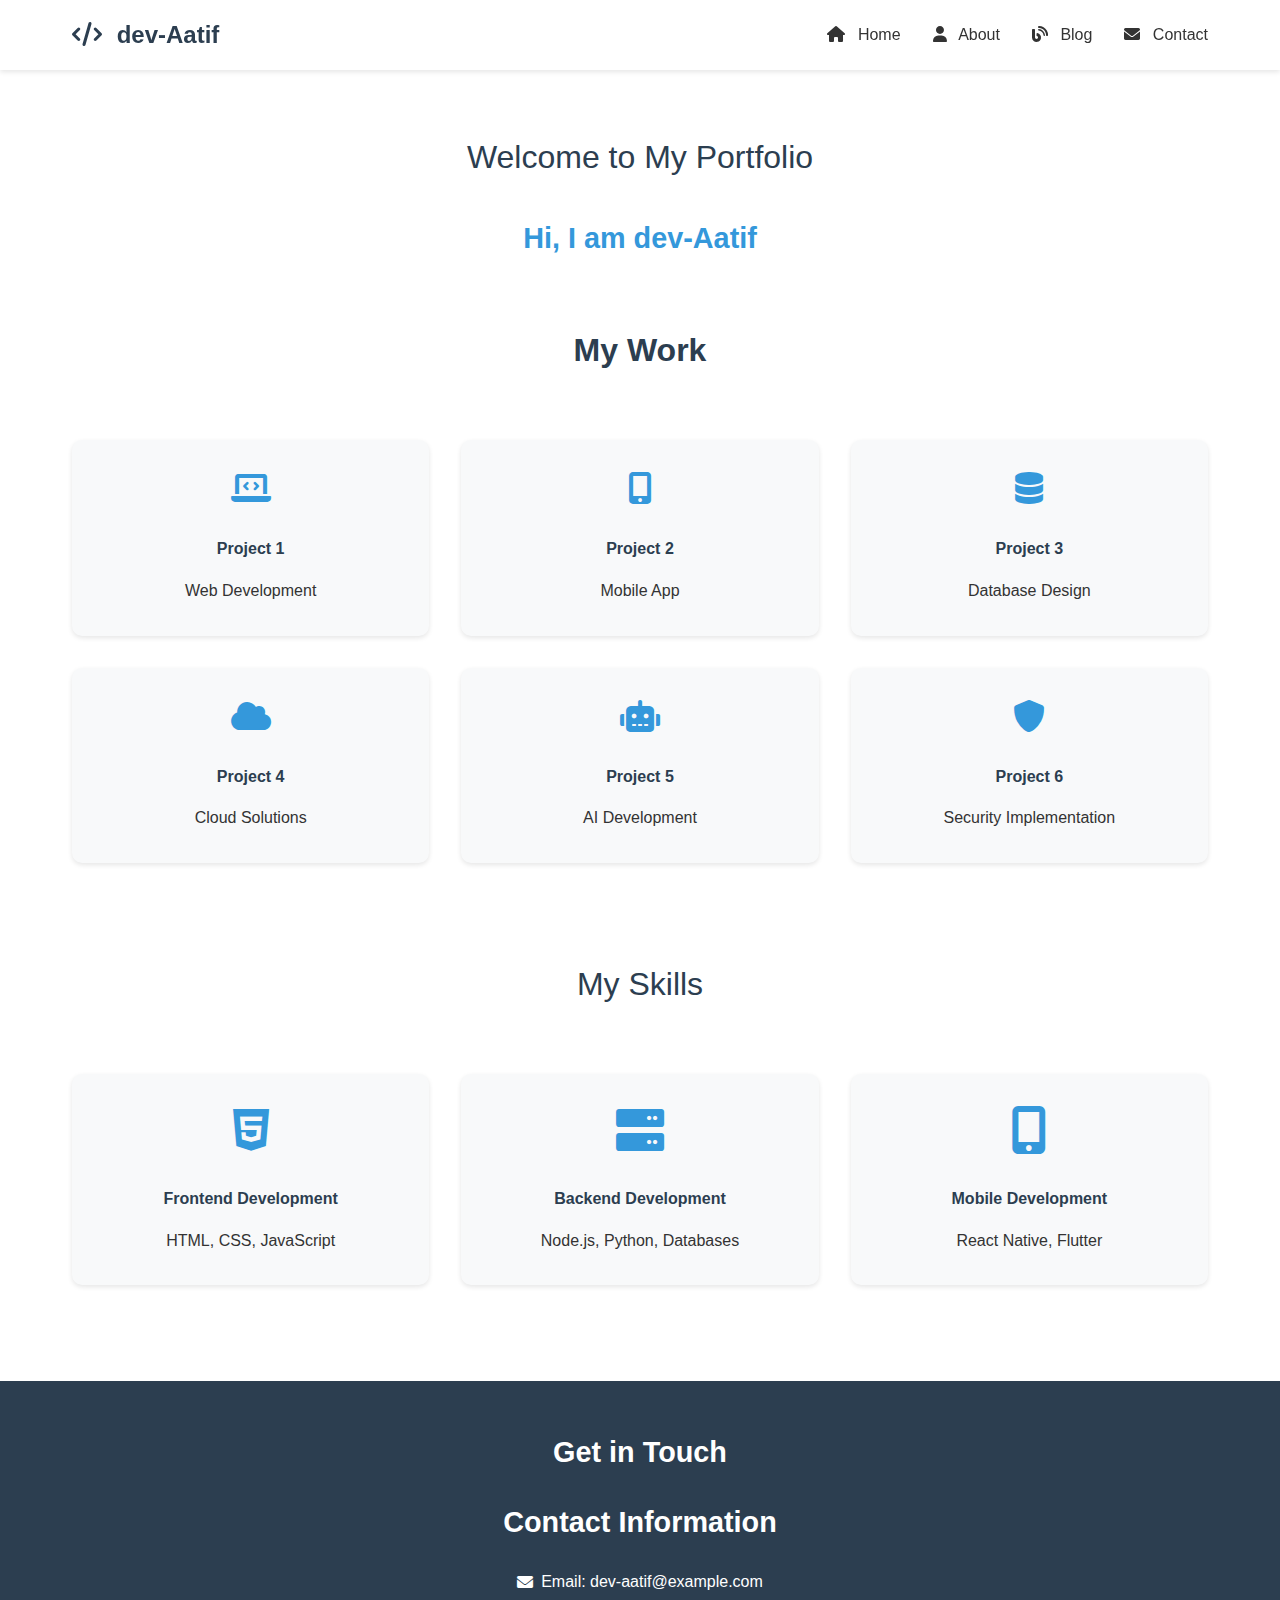
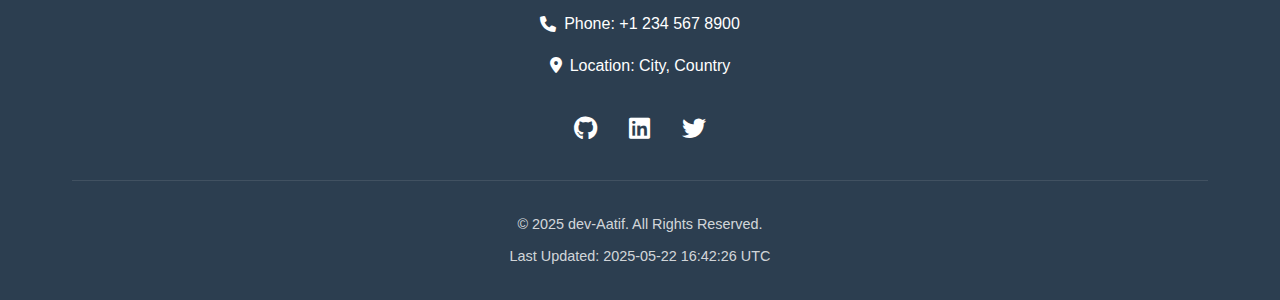
<file: index.html>
<!DOCTYPE html>
<html lang="en">
<head>
    <meta charset="UTF-8">
    <meta name="viewport" content="width=device-width, initial-scale=1.0">
    <title>dev-Aatif | Portfolio</title>
    <link rel="stylesheet" href="./css/style1.css">
    
    <!-- Add Font Awesome for icons -->
    <link rel="stylesheet" href="https://cdnjs.cloudflare.com/ajax/libs/font-awesome/6.0.0/css/all.min.css">
</head>
<body>
    <!-- Header -->
    <header>
      <nav>
    <div>
        <i class="fas fa-code"></i> dev-Aatif
    </div>
    <div>
        <a href="index.html"><i class="fas fa-home"></i> Home</a>
        <a href="about.html"><i class="fas fa-user"></i> About</a>
        <a href="blog.html"><i class="fas fa-blog"></i> Blog</a>
        <a href="#footer-contact"><i class="fas fa-envelope"></i> Contact</a>
    </div>
</nav>
    </header>

    <!-- Introduction Section -->
    <div class="intro">Welcome to My Portfolio</div>
    <h3>Hi, I am dev-Aatif</h3>

    <!-- Work Section -->
    <h1>My Work</h1>
    <div class="work-grid">
        <div class="work-item">
            <i class="fas fa-laptop-code fa-2x"></i>
            <h4>Project 1</h4>
            <p>Web Development</p>
        </div>
        <div class="work-item">
            <i class="fas fa-mobile-alt fa-2x"></i>
            <h4>Project 2</h4>
            <p>Mobile App</p>
        </div>
        <div class="work-item">
            <i class="fas fa-database fa-2x"></i>
            <h4>Project 3</h4>
            <p>Database Design</p>
        </div>
        <div class="work-item">
            <i class="fas fa-cloud fa-2x"></i>
            <h4>Project 4</h4>
            <p>Cloud Solutions</p>
        </div>
        <div class="work-item">
            <i class="fas fa-robot fa-2x"></i>
            <h4>Project 5</h4>
            <p>AI Development</p>
        </div>
        <div class="work-item">
            <i class="fas fa-shield-alt fa-2x"></i>
            <h4>Project 6</h4>
            <p>Security Implementation</p>
        </div>
    </div>

    <!-- Skills Section -->
    <div class="section-title">My Skills</div>
    <div class="skills-grid">
        <div class="skill-item">
            <i class="fab fa-html5 fa-3x"></i>
            <h4>Frontend Development</h4>
            <p>HTML, CSS, JavaScript</p>
        </div>
        <div class="skill-item">
            <i class="fas fa-server fa-3x"></i>
            <h4>Backend Development</h4>
            <p>Node.js, Python, Databases</p>
        </div>
        <div class="skill-item">
            <i class="fas fa-mobile-alt fa-3x"></i>
            <h4>Mobile Development</h4>
            <p>React Native, Flutter</p>
        </div>
    </div>

   <footer id="footer-contact">
    <div class="footer-content">
        <div class="contact-section">
            <h3>Get in Touch</h3>
            <h3>Contact Information</h3>
            <div class="contact-details">
                <p><i class="fas fa-envelope"></i> Email: dev-aatif@example.com</p>
                <p><i class="fas fa-phone"></i> Phone: +1 234 567 8900</p>
                <p><i class="fas fa-location-dot"></i> Location: City, Country</p>
            </div>
            <div class="social-links">
                <a href="https://github.com/dev-Aatif" target="_blank"><i class="fab fa-github"></i></a>
                <a href="https://linkedin.com/in/dev-Aatif" target="_blank"><i class="fab fa-linkedin"></i></a>
                <a href="https://twitter.com/dev-Aatif" target="_blank"><i class="fab fa-twitter"></i></a>
            </div>
        </div>
        <div class="footer-bottom">
            <p>&copy; 2025 dev-Aatif. All Rights Reserved.</p>
            <p>Last Updated: 2025-05-22 16:42:26 UTC</p>
        </div>
    </div>
</footer>

</body>
</html>
</file>
<file: css/style1.css>
/* Reset default styles */
* {
    margin: 0;
    padding: 0;
    box-sizing: border-box;
    font-family: Arial, sans-serif;
}

body {
    line-height: 1.6;
    color: #333;
}

/* Header and Navigation */
header {
    background-color: #ffffff;
    box-shadow: 0 2px 5px rgba(0,0,0,0.1);
    padding: 1rem 0;
    position: fixed;
    width: 100%;
    top: 0;
    z-index: 1000;
}

nav {
    max-width: 1200px;
    margin: 0 auto;
    padding: 0 2rem;
    display: flex;
    justify-content: space-between;
    align-items: center;
}

nav a {
    color: inherit;
    text-decoration: none;
    transition: color 0.3s ease;
}

nav a:hover {
    color: #3498db;
}

nav div:first-child {
    font-size: 1.5rem;
    font-weight: bold;
    color: #2c3e50;
}

nav div:last-child {
    display: flex;
    gap: 2rem;
}

nav span {
    cursor: pointer;
    transition: color 0.3s ease;
}

nav span:hover {
    color: #3498db;
}

nav i {
    margin-right: 0.5rem;
}

/* Introduction Section */
.intro {
    margin-top: 100px;
    text-align: center;
    font-size: 2rem;
    color: #2c3e50;
    padding: 2rem;
}

h3 {
    text-align: center;
    font-size: 1.8rem;
    color: #3498db;
    margin-bottom: 2rem;
}

/* Work Section */
h1 {
    text-align: center;
    margin: 4rem 0 2rem;
    color: #2c3e50;
}

.work-grid {
    display: grid;
    grid-template-columns: repeat(auto-fit, minmax(300px, 1fr));
    gap: 2rem;
    max-width: 1200px;
    margin: 0 auto;
    padding: 2rem;
}

.work-item {
    background-color: #f8f9fa;
    padding: 2rem;
    border-radius: 10px;
    box-shadow: 0 2px 5px rgba(0,0,0,0.1);
    text-align: center;
    transition: transform 0.3s ease;
}

.work-item:hover {
    transform: translateY(-5px);
}

.work-item i {
    color: #3498db;
    margin-bottom: 1rem;
}

.work-item h4 {
    margin: 1rem 0;
    color: #2c3e50;
}

/* Skills Section */
.section-title {
    text-align: center;
    font-size: 2rem;
    color: #2c3e50;
    margin: 4rem 0 2rem;
}

.skills-grid {
    display: grid;
    grid-template-columns: repeat(auto-fit, minmax(250px, 1fr));
    gap: 2rem;
    max-width: 1200px;
    margin: 0 auto;
    padding: 2rem;
}

.skill-item {
    background-color: #f8f9fa;
    padding: 2rem;
    border-radius: 10px;
    box-shadow: 0 2px 5px rgba(0,0,0,0.1);
    text-align: center;
    transition: transform 0.3s ease;
}

.skill-item:hover {
    transform: translateY(-5px);
}

.skill-item i {
    color: #3498db;
    margin-bottom: 1rem;
}

.skill-item h4 {
    margin: 1rem 0;
    color: #2c3e50;
}

footer {
    background-color: #2c3e50;
    color: white;
    padding: 3rem 0 1.5rem;
    margin-top: 4rem;
}

.footer-content {
    max-width: 1200px;
    margin: 0 auto;
    padding: 0 2rem;
}

.contact-section {
    text-align: center;
    margin-bottom: 2rem;
}

.contact-section h3 {
    color: white;
    font-size: 1.8rem;
    margin-bottom: 1.5rem;
}

.contact-details {
    display: flex;
    flex-direction: column;
    gap: 1rem;
    margin-bottom: 2rem;
}

.contact-details p {
    display: flex;
    align-items: center;
    justify-content: center;
    gap: 0.5rem;
}

.social-links {
    display: flex;
    justify-content: center;
    gap: 2rem;
    margin-bottom: 2rem;
}

.social-links a {
    color: white;
    font-size: 1.5rem;
    transition: color 0.3s ease;
}

.social-links a:hover {
    color: #3498db;
}

.footer-bottom {
    border-top: 1px solid rgba(255, 255, 255, 0.1);
    padding-top: 1.5rem;
    text-align: center;
}

.footer-bottom p {
    margin: 0.5rem 0;
    font-size: 0.9rem;
    color: rgba(255, 255, 255, 0.8);
}

/* Responsive Design */
@media (max-width: 768px) {
    nav {
        flex-direction: column;
        gap: 1rem;
    }

.contact-details {
        padding: 0 1rem;
    }
    
    .social-links {
        gap: 1.5rem;
    }

    nav div:last-child {
        flex-direction: column;
        gap: 1rem;
        text-align: center;
    }

    .work-grid {
        grid-template-columns: 1fr;
    }

    .skills-grid {
        grid-template-columns: 1fr;
    }
}
</file>
